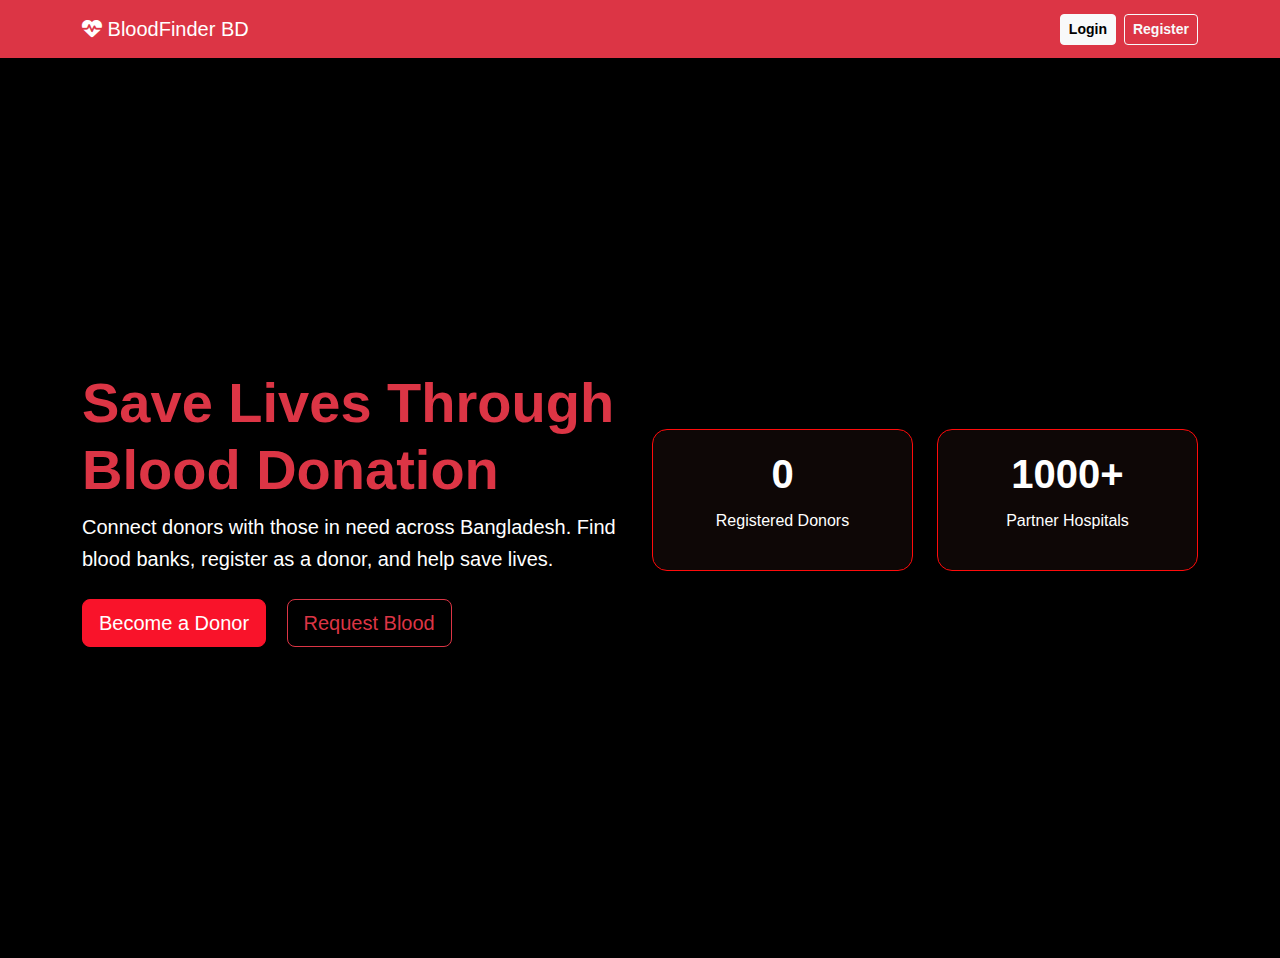
<file: 3rd Update ID 1102, 1266,1085/Blood Finder BD/index.html>
<!DOCTYPE html>
<html lang="en">


<head>
    <meta charset="UTF-8">
    <meta name="viewport" content="width=device-width, initial-scale=1.0">
    <title>BloodFinder- Bangladesh</title>
    <link rel="icon" href="Blood-bloody-blame-red-blood-leg-font_299901_wh1200.png" type="icons/image/png">





    <link href="https://cdnjs.cloudflare.com/ajax/libs/bootstrap/5.3.0/css/bootstrap.min.css" rel="stylesheet">
    <link href="https://cdnjs.cloudflare.com/ajax/libs/font-awesome/6.4.0/css/all.min.css" rel="stylesheet">
    <link href="css/style.css" rel="stylesheet">
</head>


<nav class="navbar navbar-expand-lg navbar-dark bg-danger">
    <div class="container">
        <a class="navbar-brand" href="#">
            <i class="fas fa-heartbeat"></i> BloodFinder BD
        </a>

        <div class="ms-auto d-flex gap-2">
            <a class="btn btn-light btn-sm fw-bold" href="pages/login.html">
                Login
            </a>
            <a class="btn btn-outline-light btn-sm fw-bold" href="pages/register.html">
                Register
            </a>
        </div>
    </div>
</nav>















<section class="hero-section">
    <div class="container">
        <div class="row align-items-center">
            <div class="col-lg-6">
                <h1 class="display-4 fw-bold text-danger">Save Lives Through Blood Donation</h1>
                <p class="lead">Connect donors with those in need across Bangladesh. Find blood banks, register as a donor, and help save lives.</p>
                <div class="mt-4">
                    <a href="pages/register.html" class="btn btn-danger btn-lg me-3">Become a Donor</a>
                    <a href="#" class="btn btn-outline-danger btn-lg" id="requestBloodBtn">Request Blood</a>
                </div>
            </div>
            <div class="col-lg-6">
                <div class="blood-stats">
                    <div class="row">
                        <div class="col-6 mb-3">
                            <div class="stat-card">
                                <h3 id="donorCount">0</h3>
                                <p>Registered Donors</p>
                            </div>
                        </div>
                        <div class="col-6 mb-3">
                            <div class="stat-card">
                                <h3 id="hospitalCount">1000+</h3>
                                <p>Partner Hospitals</p>
                            </div>
                        </div>
                    </div>
                </div>
            </div>
        </div>
    </div>
</section>

<script src="https://cdnjs.cloudflare.com/ajax/libs/bootstrap/5.3.0/js/bootstrap.bundle.min.js"></script>
<script src="js/main.js"></script>
</body>

</html>
</file>
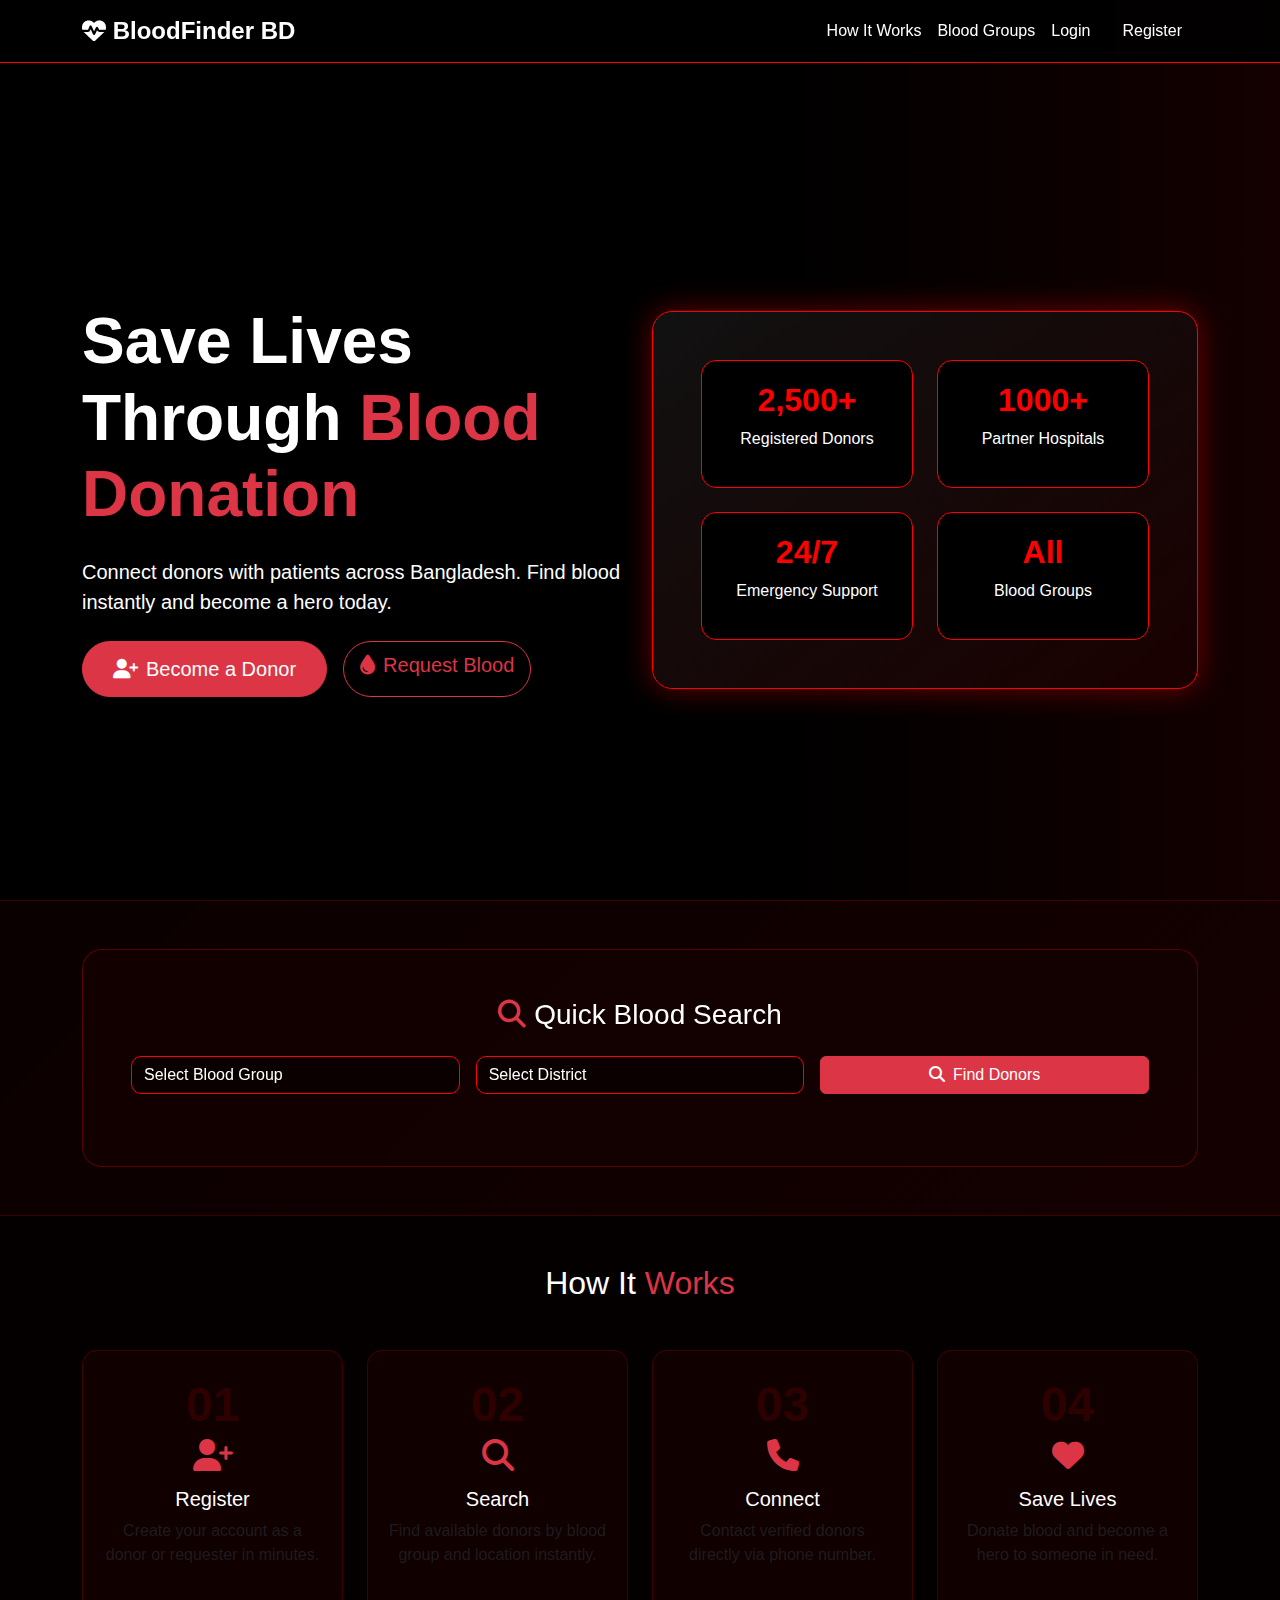
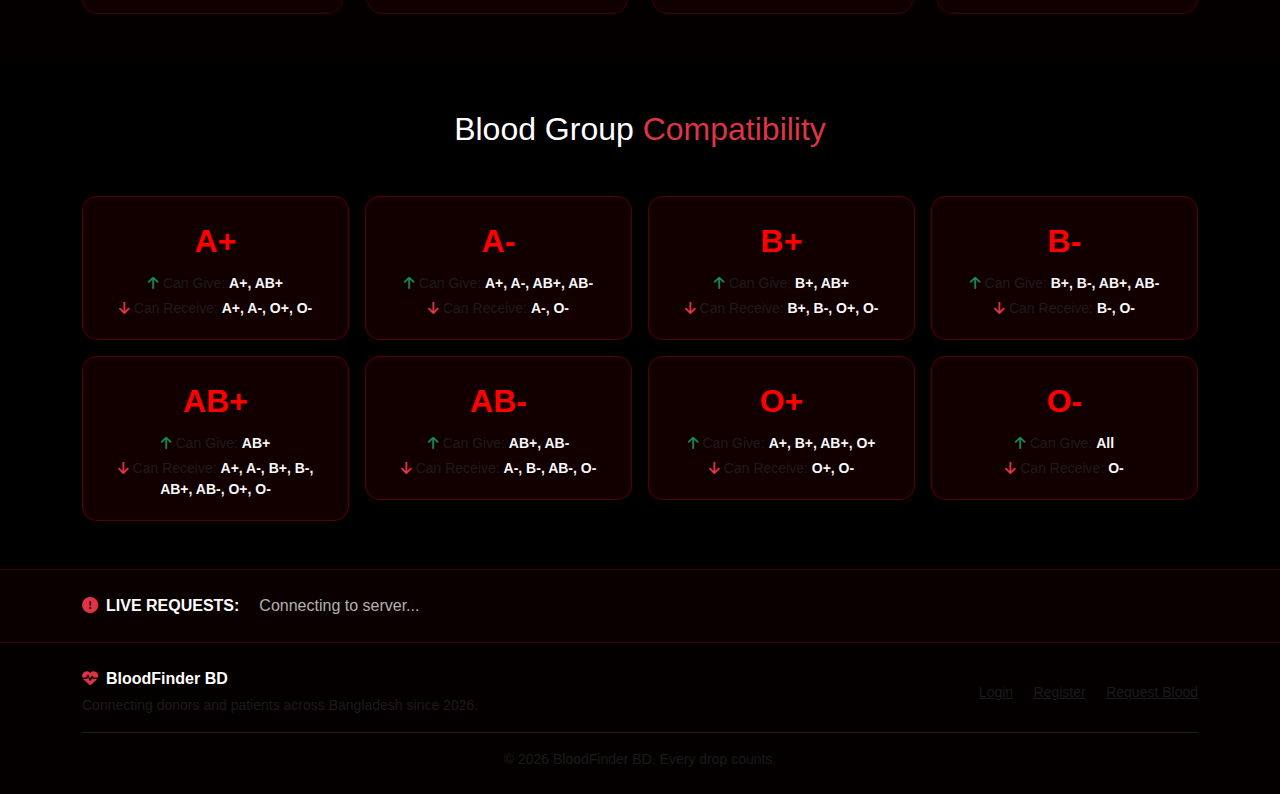
<file: Final Update (ID : 1102, 1266, 1085)/bloodfinder/index.html>
<!DOCTYPE html>
<html lang="en">

<head>
    <meta charset="UTF-8">
    <meta name="viewport" content="width=device-width, initial-scale=1.0">
    <title>BloodFinder BD - Save Lives Through Blood Donation</title>
    <link rel="icon" type="image/png" href="assets/images/favicon.png">
    <link href="https://cdnjs.cloudflare.com/ajax/libs/bootstrap/5.3.0/css/bootstrap.min.css" rel="stylesheet">
    <link href="https://cdnjs.cloudflare.com/ajax/libs/font-awesome/6.4.0/css/all.min.css" rel="stylesheet">
    <link href="css/style.css" rel="stylesheet">
</head>

<body>

    <!-- Navbar -->
    <nav class="navbar navbar-expand-lg navbar-dark fixed-top custom-navbar">
        <div class="container">
            <a class="navbar-brand fw-bold" href="#">
                <i class="fas fa-heartbeat pulse-icon"></i> BloodFinder BD
            </a>
            <button class="navbar-toggler" type="button" data-bs-toggle="collapse" data-bs-target="#navbarNav">
                <span class="navbar-toggler-icon"></span>
            </button>
            <div class="collapse navbar-collapse" id="navbarNav">
                <div class="navbar-nav ms-auto align-items-center">
                    <a class="nav-link" href="#how-it-works">How It Works</a>
                    <a class="nav-link" href="#blood-groups">Blood Groups</a>
                    <a class="nav-link" href="pages/login.html">Login</a>
                    <a class="nav-link btn btn-danger btn-sm px-3 ms-2 text-white" href="pages/register.html">Register</a>
                </div>
            </div>
        </div>
    </nav>

    <!-- Hero Section -->
    <section class="hero-section d-flex align-items-center">
        <div class="container">
            <div class="row align-items-center">
                <div class="col-lg-6 text-white fade-in-left">
                    <span class="badge bg-danger mb-3 px-3 py-2" id="emergencyBadge" style="display:none!important;">
                        <i class="fas fa-exclamation-triangle me-1"></i> <span id="emergencyCount">0</span> Emergency Requests Active
                    </span>
                    <h1 class="display-3 fw-bold mb-4">
                        Save Lives Through <span class="text-danger">Blood Donation</span>
                    </h1>
                    <p class="lead mb-4">
                        Connect donors with patients across Bangladesh. Find blood instantly and become a hero today.
                    </p>
                    <div class="d-flex flex-wrap gap-3">
                        <a href="pages/register.html" class="btn btn-danger btn-lg custom-btn">
                            <i class="fas fa-user-plus me-2"></i>Become a Donor
                        </a>
                        <a href="pages/request-blood.html" class="btn btn-outline-danger btn-lg custom-btn-outline">
                            <i class="fas fa-tint me-2"></i>Request Blood
                        </a>
                    </div>
                </div>

                <div class="col-lg-6 fade-in-right mt-5 mt-lg-0">
                    <div class="stats-box p-5">
                        <div class="row text-center">
                            <div class="col-6 mb-4">
                                <div class="stat-card">
                                    <h2 id="donorCount">0</h2>
                                    <p>Registered Donors</p>
                                </div>
                            </div>
                            <div class="col-6 mb-4">
                                <div class="stat-card">
                                    <h2 id="hospitalCount">1000+</h2>
                                    <p>Partner Hospitals</p>
                                </div>
                            </div>
                            <div class="col-6">
                                <div class="stat-card">
                                    <h2>24/7</h2>
                                    <p>Emergency Support</p>
                                </div>
                            </div>
                            <div class="col-6">
                                <div class="stat-card">
                                    <h2>All</h2>
                                    <p>Blood Groups</p>
                                </div>
                            </div>
                        </div>
                    </div>
                </div>
            </div>
        </div>
    </section>

    <!-- Quick Search Section -->
    <section class="quick-search-section py-5">
        <div class="container">
            <div class="quick-search-box p-4 p-lg-5">
                <h3 class="text-white text-center mb-4"><i class="fas fa-search text-danger me-2"></i>Quick Blood Search</h3>
                <div class="row g-3">
                    <div class="col-md-4">
                        <select class="form-select custom-input" id="searchBlood">
                            <option value="">Select Blood Group</option>
                            <option>A+</option><option>A-</option>
                            <option>B+</option><option>B-</option>
                            <option>AB+</option><option>AB-</option>
                            <option>O+</option><option>O-</option>
                        </select>
                    </div>
                    <div class="col-md-4">
                        <select class="form-select custom-input" id="searchDistrict">
                            <option value="">Select District</option>
                            <option>Dhaka</option><option>Chittagong</option>
                            <option>Sylhet</option><option>Rajshahi</option>
                            <option>Khulna</option><option>Barisal</option>
                            <option>Rangpur</option><option>Mymensingh</option>
                        </select>
                    </div>
                    <div class="col-md-4">
                        <button class="btn btn-danger w-100" onclick="quickSearch()">
                            <i class="fas fa-search me-2"></i>Find Donors
                        </button>
                    </div>
                </div>
                <div id="quickSearchResults" class="mt-4"></div>
            </div>
        </div>
    </section>

    <!-- How It Works -->
    <section class="how-it-works py-5" id="how-it-works">
        <div class="container">
            <h2 class="text-white text-center mb-5">How It <span class="text-danger">Works</span></h2>
            <div class="row g-4">
                <div class="col-md-3">
                    <div class="step-card text-center">
                        <div class="step-number">01</div>
                        <i class="fas fa-user-plus fa-2x text-danger mb-3"></i>
                        <h5 class="text-white">Register</h5>
                        <p class="text-muted">Create your account as a donor or requester in minutes.</p>
                    </div>
                </div>
                <div class="col-md-3">
                    <div class="step-card text-center">
                        <div class="step-number">02</div>
                        <i class="fas fa-search fa-2x text-danger mb-3"></i>
                        <h5 class="text-white">Search</h5>
                        <p class="text-muted">Find available donors by blood group and location instantly.</p>
                    </div>
                </div>
                <div class="col-md-3">
                    <div class="step-card text-center">
                        <div class="step-number">03</div>
                        <i class="fas fa-phone fa-2x text-danger mb-3"></i>
                        <h5 class="text-white">Connect</h5>
                        <p class="text-muted">Contact verified donors directly via phone number.</p>
                    </div>
                </div>
                <div class="col-md-3">
                    <div class="step-card text-center">
                        <div class="step-number">04</div>
                        <i class="fas fa-heart fa-2x text-danger mb-3"></i>
                        <h5 class="text-white">Save Lives</h5>
                        <p class="text-muted">Donate blood and become a hero to someone in need.</p>
                    </div>
                </div>
            </div>
        </div>
    </section>

    <!-- Blood Groups Section -->
    <section class="blood-groups-section py-5" id="blood-groups">
        <div class="container">
            <h2 class="text-white text-center mb-5">Blood Group <span class="text-danger">Compatibility</span></h2>
            <div class="row g-3" id="bloodGroupCards">
                <!-- Populated by JS -->
            </div>
        </div>
    </section>

    <!-- Active Requests Ticker -->
    <section class="requests-ticker py-4">
        <div class="container">
            <div class="ticker-wrapper">
                <span class="ticker-label"><i class="fas fa-exclamation-circle text-danger me-2"></i>LIVE REQUESTS:</span>
                <div class="ticker-content" id="requestsTicker">Loading...</div>
            </div>
        </div>
    </section>

    <!-- Footer -->
    <footer class="footer py-4">
        <div class="container">
            <div class="row align-items-center">
                <div class="col-md-6">
                    <span class="text-white fw-bold"><i class="fas fa-heartbeat text-danger me-2"></i>BloodFinder BD</span>
                    <p class="text-muted small mb-0 mt-1">Connecting donors and patients across Bangladesh since 2026.</p>
                </div>
                <div class="col-md-6 text-md-end mt-3 mt-md-0">
                    <a href="pages/login.html" class="text-muted me-3 small">Login</a>
                    <a href="pages/register.html" class="text-muted me-3 small">Register</a>
                    <a href="pages/request-blood.html" class="text-muted small">Request Blood</a>
                </div>
            </div>
            <hr class="border-secondary mt-3">
            <p class="text-muted text-center small mb-0">© 2026 BloodFinder BD. Every drop counts.</p>
        </div>
    </footer>

    <script src="https://cdnjs.cloudflare.com/ajax/libs/bootstrap/5.3.0/js/bootstrap.bundle.min.js"></script>
    <script src="js/main.js"></script>
</body>

</html>
</file>
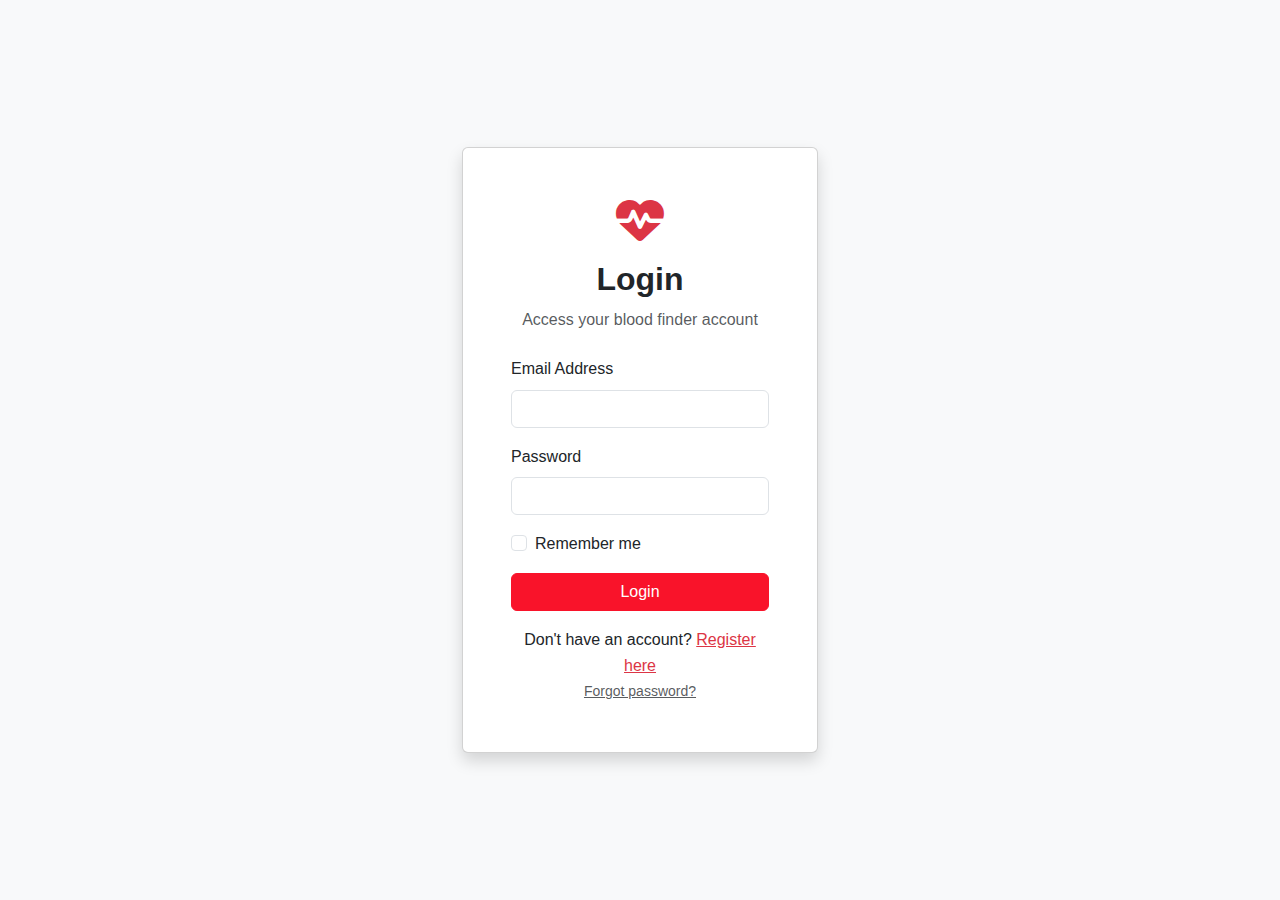
<file: 3rd Update ID 1102, 1266,1085/Blood Finder BD/pages/login.html>
<!DOCTYPE html>
<html lang="en">

<head>
    <meta charset="UTF-8">
    <meta name="viewport" content="width=device-width, initial-scale=1.0">
    <title>Login - Blood Donation System</title>
    <link href="https://cdnjs.cloudflare.com/ajax/libs/bootstrap/5.3.0/css/bootstrap.min.css" rel="stylesheet">
    <link href="https://cdnjs.cloudflare.com/ajax/libs/font-awesome/6.4.0/css/all.min.css" rel="stylesheet">
    <link href="../css/style.css" rel="stylesheet">
</head>

<body class="bg-light">
    <div class="container">
        <div class="row justify-content-center align-items-center min-vh-100">
            <div class="col-md-6 col-lg-4">
                <div class="card shadow">
                    <div class="card-body p-5">
                        <div class="text-center mb-4">
                            <i class="fas fa-heartbeat text-danger fa-3x mb-3"></i>
                            <h2 class="fw-bold">Login</h2>
                            <p class="text-muted">Access your blood finder account</p>
                        </div>


                        <form id="loginForm">
                            <div class="mb-3">
                                <label for="email" class="form-label">Email Address</label>
                                <input type="email" class="form-control" id="email" required>
                            </div>

                            <div class="mb-3">
                                <label for="password" class="form-label">Password</label>
                                <input type="password" class="form-control" id="password" required>
                            </div>

                            <div class="mb-3 form-check">
                                <input type="checkbox" class="form-check-input" id="rememberMe">
                                <label class="form-check-label" for="rememberMe">Remember me</label>
                            </div>

                            <button type="submit" class="btn btn-danger w-100 mb-3">Login</button>
                        </form>

                        <div class="text-center">
                            <p class="mb-0">Don't have an account? <a href="register.html" class="text-danger">Register here</a></p>
                            <a href="#" class="text-muted small">Forgot password?</a>
                        </div>
                    </div>
                </div>
            </div>
        </div>
    </div>

    <script src="https://cdnjs.cloudflare.com/ajax/libs/bootstrap/5.3.0/js/bootstrap.bundle.min.js"></script>
    <script src="../data/hospitals.js"></script>
    <script src="../js/main.js"></script>
    <script src="../js/auth.js"></script>
</body>

</html>
</file>
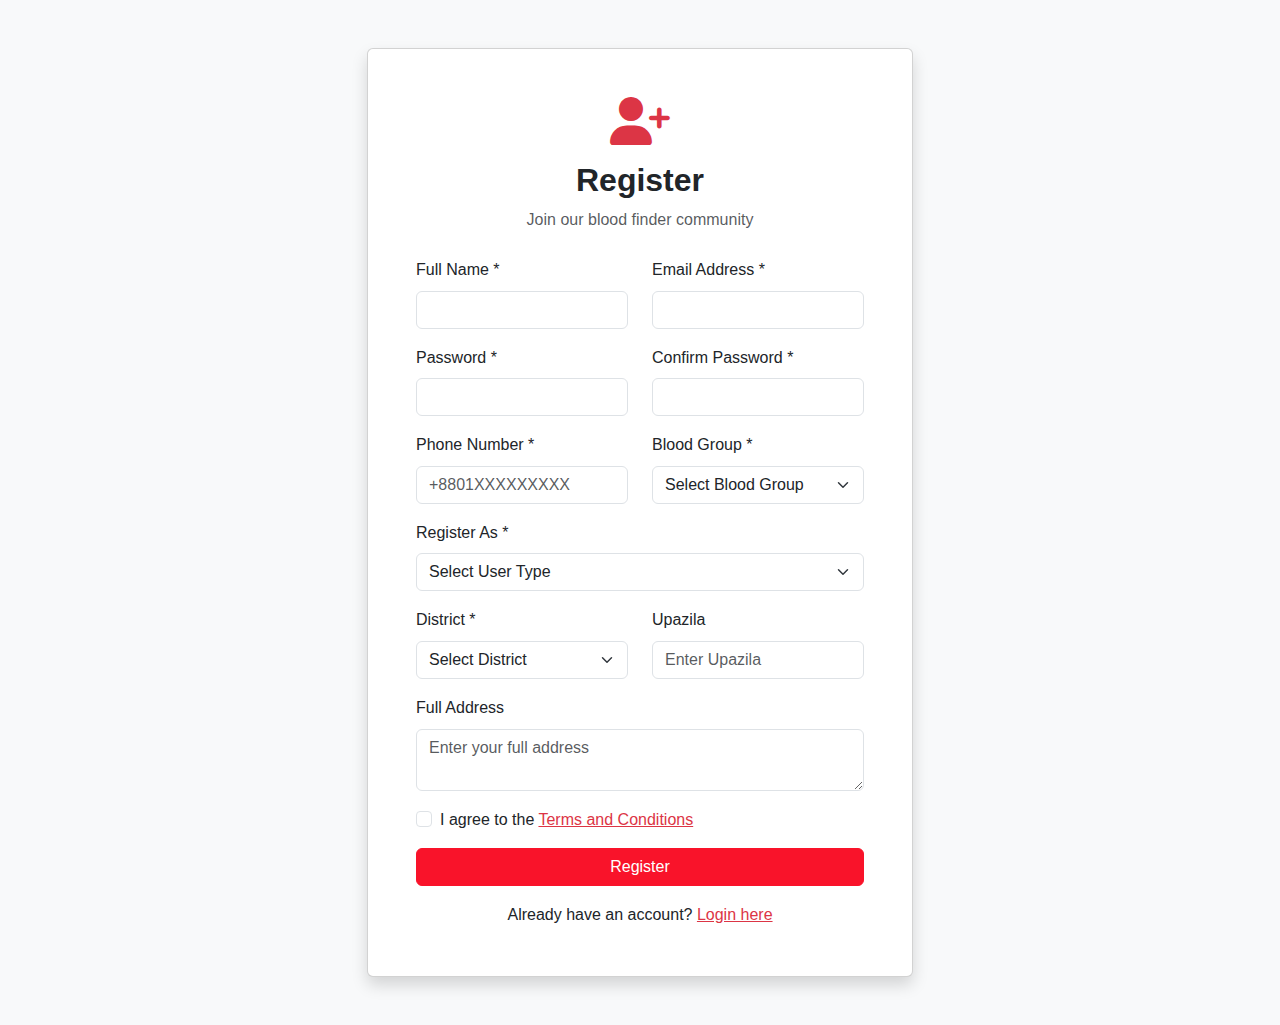
<file: 3rd Update ID 1102, 1266,1085/Blood Finder BD/pages/register.html>
<!DOCTYPE html>
<html lang="en">

<head>
    <meta charset="UTF-8">
    <meta name="viewport" content="width=device-width, initial-scale=1.0">
    <title>Register - Blood Donation System</title>
    <link href="https://cdnjs.cloudflare.com/ajax/libs/bootstrap/5.3.0/css/bootstrap.min.css" rel="stylesheet">
    <link href="https://cdnjs.cloudflare.com/ajax/libs/font-awesome/6.4.0/css/all.min.css" rel="stylesheet">
    <link href="../css/style.css" rel="stylesheet">
</head>

<body class="bg-light">
    <div class="container py-5">
        <div class="row justify-content-center">
            <div class="col-md-8 col-lg-6">
                <div class="card shadow">
                    <div class="card-body p-5">
                        <div class="text-center mb-4">
                            <i class="fas fa-user-plus text-danger fa-3x mb-3"></i>
                            <h2 class="fw-bold">Register</h2>
                            <p class="text-muted">Join our blood finder community</p>
                        </div>


                        <form id="registerForm">
                            <div class="row">
                                <div class="col-md-6 mb-3">
                                    <label for="name" class="form-label">Full Name *</label>
                                    <input type="text" class="form-control" id="name" required>
                                </div>
                                <div class="col-md-6 mb-3">
                                    <label for="email" class="form-label">Email Address *</label>
                                    <input type="email" class="form-control" id="email" required>
                                </div>
                            </div>

                            <div class="row">
                                <div class="col-md-6 mb-3">
                                    <label for="password" class="form-label">Password *</label>
                                    <input type="password" class="form-control" id="password" required>
                                </div>
                                <div class="col-md-6 mb-3">
                                    <label for="confirmPassword" class="form-label">Confirm Password *</label>
                                    <input type="password" class="form-control" id="confirmPassword" required>
                                </div>
                            </div>

                            <div class="row">
                                <div class="col-md-6 mb-3">
                                    <label for="phone" class="form-label">Phone Number *</label>
                                    <input type="tel" class="form-control" id="phone" placeholder="+8801XXXXXXXXX" required>
                                </div>
                                <div class="col-md-6 mb-3">
                                    <label for="bloodGroup" class="form-label">Blood Group *</label>
                                    <select class="form-select" id="bloodGroup" required>
                                        <option value="">Select Blood Group</option>
                                        <option value="A+">A+ (A Positive)</option>
                                        <option value="A-">A- (A Negative)</option>
                                        <option value="B+">B+ (B Positive)</option>
                                        <option value="B-">B- (B Negative)</option>
                                        <option value="AB+">AB+ (AB Positive)</option>
                                        <option value="AB-">AB- (AB Negative)</option>
                                        <option value="O+">O+ (O Positive)</option>
                                        <option value="O-">O- (O Negative)</option>
                                    </select>
                                </div>
                            </div>

                            <div class="mb-3">
                                <label for="userType" class="form-label">Register As *</label>
                                <select class="form-select" id="userType" required>
                                    <option value="">Select User Type</option>
                                    <option value="donor">Blood Donor</option>
                                    <option value="requester">Blood Requester</option>
                                    <option value="hospital">Hospital Representative</option>
                                </select>
                            </div>

                            <div class="row">
                                <div class="col-md-6 mb-3">
                                    <label for="district" class="form-label">District *</label>
                                    <select class="form-select" id="district" required>
                                        <option value="">Select District</option>
                                        <option value="Dhaka">Dhaka</option>
                                        <option value="Chittagong">Chittagong</option>
                                        <option value="Sylhet">Sylhet</option>
                                        <option value="Rajshahi">Rajshahi</option>
                                        <option value="Khulna">Khulna</option>
                                        <option value="Barisal">Barisal</option>
                                        <option value="Rangpur">Rangpur</option>
                                        <option value="Mymensingh">Mymensingh</option>
                                        <option value="Gazipur">Gazipur</option>
                                        <option value="Narayanganj">Narayanganj</option>
                                        <option value="Comilla">Comilla</option>
                                        <option value="Feni">Feni</option>
                                    </select>
                                </div>
                                <div class="col-md-6 mb-3">
                                    <label for="upazila" class="form-label">Upazila</label>
                                    <input type="text" class="form-control" id="upazila" placeholder="Enter Upazila">
                                </div>
                            </div>

                            <div class="mb-3">
                                <label for="address" class="form-label">Full Address</label>
                                <textarea class="form-control" id="address" rows="2" placeholder="Enter your full address"></textarea>
                            </div>

                            <div id="donorFields" style="display: none;">
                                <h5 class="text-danger mb-3">Donor Information</h5>
                                <div class="row">
                                    <div class="col-md-6 mb-3">
                                        <label for="weight" class="form-label">Weight (kg)</label>
                                        <input type="number" class="form-control" id="weight" min="50" placeholder="Minimum 50kg">
                                    </div>
                                    <div class="col-md-6 mb-3">
                                        <label for="lastDonation" class="form-label">Last Donation Date</label>
                                        <input type="date" class="form-control" id="lastDonation">
                                    </div>
                                </div>
                            </div>

                            <div class="mb-3 form-check">
                                <input type="checkbox" class="form-check-input" id="agreeTerms" required>
                                <label class="form-check-label" for="agreeTerms">
                                    I agree to the <a href="#" class="text-danger">Terms and Conditions</a>
                                </label>
                            </div>

                            <button type="submit" class="btn btn-danger w-100 mb-3">Register</button>
                        </form>

                        <div class="text-center">
                            <p class="mb-0">Already have an account? <a href="login.html" class="text-danger">Login
                                    here</a></p>
                        </div>
                    </div>
                </div>
            </div>
        </div>
    </div>

    <script src="https://cdnjs.cloudflare.com/ajax/libs/bootstrap/5.3.0/js/bootstrap.bundle.min.js"></script>
    <script src="../data/hospitals.js"></script>
    <script src="../js/main.js"></script>
    <script src="../js/auth.js"></script>
    <script>
        // Show/hide donor fields based on user type
        document.getElementById('userType').addEventListener('change', function() {
            const donorFields = document.getElementById('donorFields');
            if (this.value === 'donor') {
                donorFields.style.display = 'block';
            } else {
                donorFields.style.display = 'none';
            }
        });

        document.getElementById('registerForm').addEventListener('submit', function(e) {
            e.preventDefault();
            handleAuthSuccess();
        });
    </script>
</body>

</html>
</file>
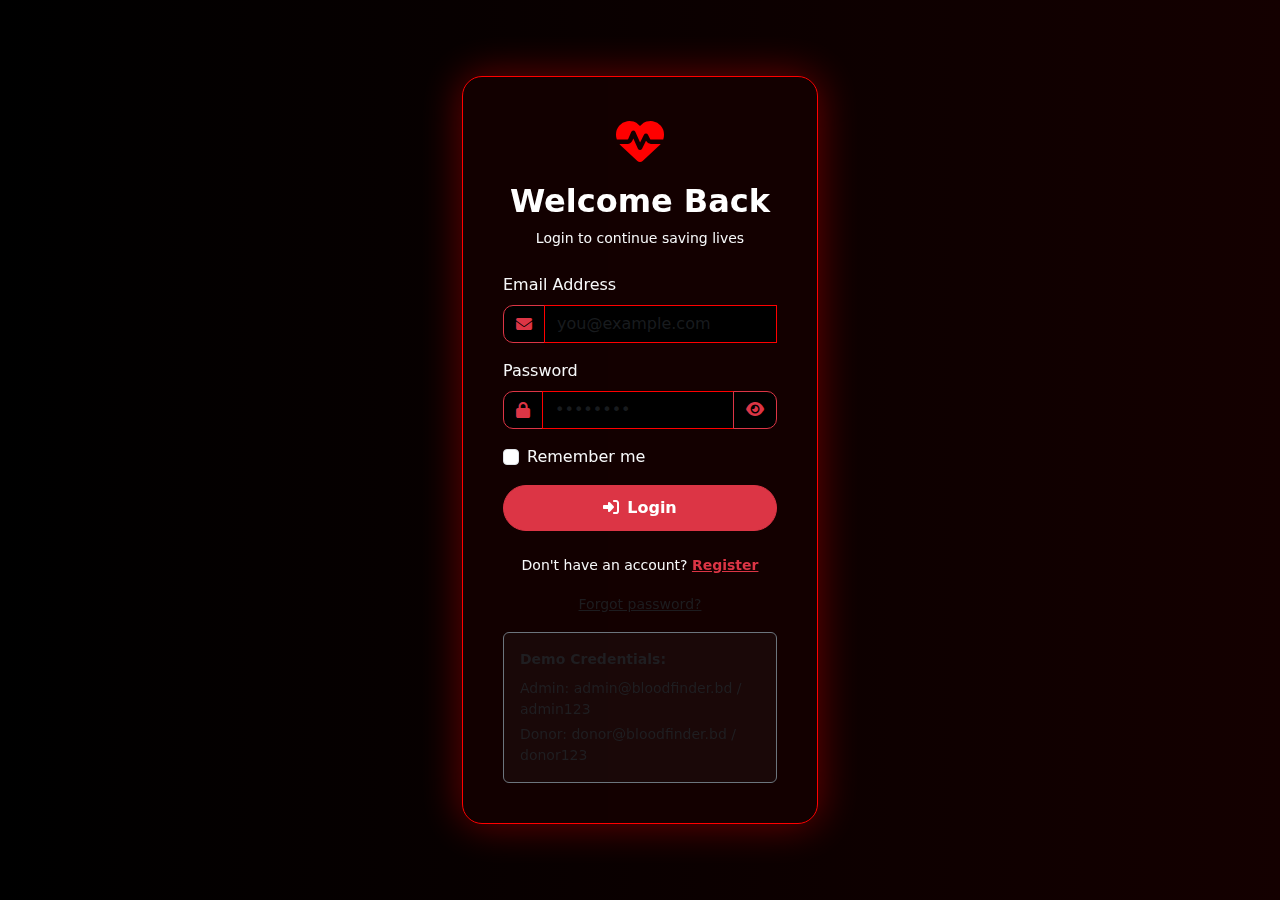
<file: Final Update (ID : 1102, 1266, 1085)/bloodfinder/pages/login.html>
<!DOCTYPE html>
<html lang="en">

<head>
    <meta charset="UTF-8">
    <meta name="viewport" content="width=device-width, initial-scale=1.0">
    <title>Login - BloodFinder BD</title>
    <link href="https://cdnjs.cloudflare.com/ajax/libs/bootstrap/5.3.0/css/bootstrap.min.css" rel="stylesheet">
    <link href="https://cdnjs.cloudflare.com/ajax/libs/font-awesome/6.4.0/css/all.min.css" rel="stylesheet">
    <link href="../css/style-login.css" rel="stylesheet">
</head>

<body class="login-body">

    <div class="container">
        <div class="row justify-content-center align-items-center min-vh-100">
            <div class="col-md-6 col-lg-4">

                <div class="login-card">

                    <div class="text-center mb-4">
                        <a href="../index.html" class="text-decoration-none">
                            <i class="fas fa-heartbeat login-icon"></i>
                        </a>
                        <h2 class="fw-bold text-white mt-3">Welcome Back</h2>
                        <p class="text-light small">Login to continue saving lives</p>
                    </div>


                    <!-- Alert Box -->

                    <div id="alertBox" class="alert d-none mb-3" role="alert"></div>

                    <form id="loginForm">
                        <div class="mb-3">
                            <label class="form-label text-light">Email Address</label>
                            <div class="input-group">
                                <span class="input-group-text bg-black border-danger text-danger"><i class="fas fa-envelope"></i></span>
                                <input type="email" class="form-control custom-input" id="email" placeholder="you@example.com" required>
                            </div>
                        </div>

                        <div class="mb-3">
                            <label class="form-label text-light">Password</label>
                            <div class="input-group">
                                <span class="input-group-text bg-black border-danger text-danger"><i class="fas fa-lock"></i></span>
                                <input type="password" class="form-control custom-input" id="password" placeholder="••••••••" required>
                                <button class="btn bg-black border-danger text-danger" type="button" id="togglePass">
                                    <i class="fas fa-eye"></i>
                                </button>
                            </div>
                        </div>

                        <div class="mb-3 form-check">
                            <input type="checkbox" class="form-check-input" id="rememberMe">
                            <label class="form-check-label text-light" for="rememberMe">Remember me</label>
                        </div>

                        <button type="submit" class="btn btn-danger w-100 login-btn" id="loginBtn">
                            <span id="loginSpinner" class="spinner-border spinner-border-sm me-2 d-none"></span>
                            <i class="fas fa-sign-in-alt me-2"></i>Login
                        </button>
                    </form>

                    <div class="text-center mt-4">
                        <p class="text-light small">
                            Don't have an account?
                            <a href="register.html" class="text-danger fw-bold">Register</a>
                        </p>
                        <a href="#" class="text-muted small">Forgot password?</a>
                    </div>

                    <!-- Demo Credentials -->
                    <div class="demo-creds mt-3 p-3 rounded border border-secondary">
                        <p class="text-muted small mb-2 fw-bold">Demo Credentials:</p>
                        <p class="text-muted small mb-1">Admin: admin@bloodfinder.bd / admin123</p>
                        <p class="text-muted small mb-0">Donor: donor@bloodfinder.bd / donor123</p>
                    </div>

                </div>

            </div>
        </div>
    </div>

    <script src="https://cdnjs.cloudflare.com/ajax/libs/bootstrap/5.3.0/js/bootstrap.bundle.min.js"></script>
    <script>
        // Toggle password visibility
        document.getElementById('togglePass').addEventListener('click', function() {
            const p = document.getElementById('password');
            const icon = this.querySelector('i');
            p.type = p.type === 'password' ? 'text' : 'password';
            icon.classList.toggle('fa-eye');
            icon.classList.toggle('fa-eye-slash');
        });

        document.getElementById('loginForm').addEventListener('submit', async function(e) {
            e.preventDefault();
            const btn = document.getElementById('loginBtn');
            const spinner = document.getElementById('loginSpinner');
            const alert = document.getElementById('alertBox');

            btn.disabled = true;
            spinner.classList.remove('d-none');

            try {
                const res = await fetch('../api/auth.php?action=login', {
                    method: 'POST',
                    headers: {
                        'Content-Type': 'application/json'
                    },
                    body: JSON.stringify({
                        email: document.getElementById('email').value,
                        password: document.getElementById('password').value
                    })
                });
                const data = await res.json();
                if (data.success) {
                    localStorage.setItem('bf_user', JSON.stringify(data.data.user));
                    showAlert('success', 'Login successful! Redirecting...');
                    setTimeout(() => window.location.href = data.data.redirect, 800);
                } else {
                    showAlert('danger', data.message);
                    btn.disabled = false;
                    spinner.classList.add('d-none');
                }
            } catch (err) {
                showAlert('danger', 'Connection error. Make sure PHP server is running.');
                btn.disabled = false;
                spinner.classList.add('d-none');
            }
        });

        function showAlert(type, msg) {
            const a = document.getElementById('alertBox');
            a.className = `alert alert-${type}`;
            a.textContent = msg;
            a.classList.remove('d-none');
        }
    </script>
</body>

</html>
</file>
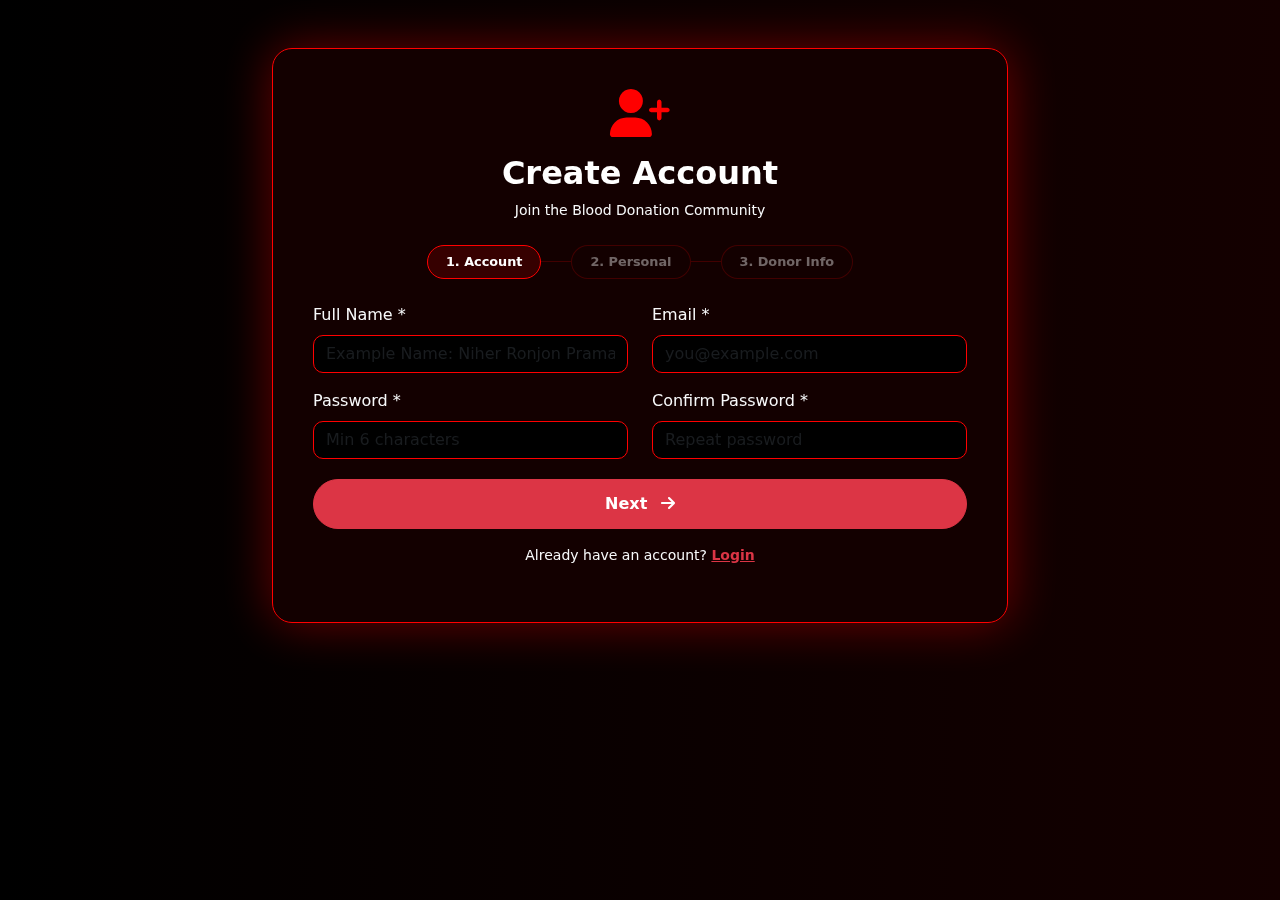
<file: Final Update (ID : 1102, 1266, 1085)/bloodfinder/pages/register.html>
<!DOCTYPE html>
<html lang="en">

<head>
    <meta charset="UTF-8">
    <meta name="viewport" content="width=device-width, initial-scale=1.0">
    <title>Register - BloodFinder BD</title>
    <link href="https://cdnjs.cloudflare.com/ajax/libs/bootstrap/5.3.0/css/bootstrap.min.css" rel="stylesheet">
    <link href="https://cdnjs.cloudflare.com/ajax/libs/font-awesome/6.4.0/css/all.min.css" rel="stylesheet">
    <link href="../css/style-register.css" rel="stylesheet">
</head>

<body class="register-body">

    <div class="container py-5">
        <div class="row justify-content-center">
            <div class="col-lg-8 col-md-10">

                <div class="register-card">

                    <div class="text-center mb-4">
                        <a href="../index.html"><i class="fas fa-user-plus register-icon"></i></a>
                        <h2 class="fw-bold text-white mt-3">Create Account</h2>
                        <p class="text-light small">Join the Blood Donation Community</p>
                    </div>

                    <!-- Progress Steps -->
                    <div class="register-steps mb-4">
                        <div class="step active" id="step1Indicator">1. Account</div>
                        <div class="step-divider"></div>
                        <div class="step" id="step2Indicator">2. Personal</div>
                        <div class="step-divider"></div>
                        <div class="step" id="step3Indicator">3. Donor Info</div>
                    </div>

                    <div id="alertBox" class="alert d-none mb-3" role="alert"></div>

                    <form id="registerForm">

                        <!-- STEP 1: Account Info -->
                        <div id="step1">
                            <div class="row">
                                <div class="col-md-6 mb-3">
                                    <label class="form-label text-light">Full Name *</label>
                                    <input type="text" class="form-control custom-input" id="name" placeholder="Example Name: Niher Ronjon Pramanik" required>
                                </div>
                                <div class="col-md-6 mb-3">
                                    <label class="form-label text-light">Email *</label>
                                    <input type="email" class="form-control custom-input" id="email" placeholder="you@example.com" required>
                                </div>
                            </div>
                            <div class="row">
                                <div class="col-md-6 mb-3">
                                    <label class="form-label text-light">Password *</label>
                                    <input type="password" class="form-control custom-input" id="password" placeholder="Min 6 characters" required>
                                    <div class="password-strength mt-1" id="passwordStrength"></div>
                                </div>
                                <div class="col-md-6 mb-3">
                                    <label class="form-label text-light">Confirm Password *</label>
                                    <input type="password" class="form-control custom-input" id="confirmPassword" placeholder="Repeat password" required>
                                </div>
                            </div>
                            <button type="button" class="btn btn-danger w-100 register-btn" onclick="nextStep(2)">
                                Next <i class="fas fa-arrow-right ms-2"></i>
                            </button>
                        </div>

                        <!-- STEP 2: Personal Info -->
                        <div id="step2" style="display:none;">
                            <div class="row">
                                <div class="col-md-6 mb-3">
                                    <label class="form-label text-light">Phone *</label>
                                    <input type="tel" class="form-control custom-input" id="phone" placeholder="01XXXXXXXXX" required>
                                </div>
                                <div class="col-md-6 mb-3">
                                    <label class="form-label text-light">Blood Group *</label>
                                    <select class="form-select custom-input" id="bloodGroup" required>
                                        <option value="">Select Blood Group</option>
                                        <option>A+</option><option>A-</option>
                                        <option>B+</option><option>B-</option>
                                        <option>AB+</option><option>AB-</option>
                                        <option>O+</option><option>O-</option>
                                    </select>
                                </div>
                            </div>
                            <div class="mb-3">
                                <label class="form-label text-light">Register As *</label>
                                <select class="form-select custom-input" id="userType" required>
                                    <option value="">Select Role</option>
                                    <option value="donor">Blood Donor</option>
                                    <option value="requester">Blood Requester</option>
                                    <option value="hospital">Hospital Representative</option>
                                </select>
                            </div>
                            <div class="row">
                                <div class="col-md-6 mb-3">
                                    <label class="form-label text-light">District *</label>
                                    <select class="form-select custom-input" id="district" required>
                                        <option value="">Select District</option>
                                        <option>Dhaka</option><option>Chittagong</option>
                                        <option>Sylhet</option><option>Rajshahi</option>
                                        <option>Khulna</option><option>Barisal</option>
                                        <option>Rangpur</option><option>Mymensingh</option>
                                    </select>
                                </div>
                                <div class="col-md-6 mb-3">
                                    <label class="form-label text-light">Upazila</label>
                                    <input type="text" class="form-control custom-input" id="upazila" placeholder="e.g. Mirpur">
                                </div>
                            </div>
                            <div class="mb-3">
                                <label class="form-label text-light">Address</label>
                                <textarea class="form-control custom-input" id="address" rows="2" placeholder="Full address..."></textarea>
                            </div>
                            <div class="d-flex gap-2">
                                <button type="button" class="btn btn-outline-danger w-50 register-btn" onclick="nextStep(1)">
                                    <i class="fas fa-arrow-left me-2"></i>Back
                                </button>
                                <button type="button" class="btn btn-danger w-50 register-btn" onclick="nextStep(3)">
                                    Next <i class="fas fa-arrow-right ms-2"></i>
                                </button>
                            </div>
                        </div>


                        <!-- STEP 3: Donor / Final -->

                        <div id="step3" style="display:none;">
                            <div id="donorFields">
                                <h5 class="text-danger mt-2 mb-3"><i class="fas fa-tint me-2"></i>Donor Information</h5>
                                <div class="row">
                                    <div class="col-md-6 mb-3">
                                        <label class="form-label text-light">Weight (kg)</label>
                                        <input type="number" class="form-control custom-input" id="weight" placeholder="e.g. 65" min="45">
                                    </div>
                                    <div class="col-md-6 mb-3">
                                        <label class="form-label text-light">Last Donation Date</label>
                                        <input type="date" class="form-control custom-input" id="lastDonation">
                                    </div>
                                </div>
                            </div>

                            <div class="mb-4 form-check">
                                <input type="checkbox" class="form-check-input border-danger" id="agreeTerms" required>
                                <label class="form-check-label text-light" for="agreeTerms">
                                    I agree to the <a href="#" class="text-danger">Terms & Conditions</a> and <a href="#" class="text-danger">Privacy Policy</a>
                                </label>
                            </div>

                            <div class="d-flex gap-2">
                                <button type="button" class="btn btn-outline-danger w-50 register-btn" onclick="nextStep(2)">
                                    <i class="fas fa-arrow-left me-2"></i>Back
                                </button>
                                <button type="submit" class="btn btn-danger w-50 register-btn" id="registerBtn">
                                    <span id="regSpinner" class="spinner-border spinner-border-sm me-2 d-none"></span>
                                    <i class="fas fa-check me-2"></i>Register
                                </button>
                            </div>
                        </div>

                    </form>

                    <div class="text-center mt-3">
                        <p class="text-light small">Already have an account? <a href="login.html" class="text-danger fw-bold">Login</a></p>
                    </div>

                </div>
            </div>
        </div>
    </div>

    <script src="https://cdnjs.cloudflare.com/ajax/libs/bootstrap/5.3.0/js/bootstrap.bundle.min.js"></script>
    <script>
        function nextStep(step) {
            // Validate step 1
            if (step === 2) {
                const name = document.getElementById('name').value.trim();
                const email = document.getElementById('email').value.trim();
                const pass = document.getElementById('password').value;
                const conf = document.getElementById('confirmPassword').value;
                if (!name || !email || !pass) return showAlert('warning', 'Please fill all required fields.');
                if (pass.length < 6) return showAlert('warning', 'Password must be at least 6 characters.');
                if (pass !== conf) return showAlert('danger', 'Passwords do not match.');
            }
            if (step === 3) {
                const phone = document.getElementById('phone').value.trim();
                const blood = document.getElementById('bloodGroup').value;
                const type = document.getElementById('userType').value;
                const dist = document.getElementById('district').value;
                if (!phone || !blood || !type || !dist) return showAlert('warning', 'Please fill all required fields.');
                // Show/hide donor fields based on type
                document.getElementById('donorFields').style.display = (type === 'donor') ? 'block' : 'none';
            }

            hideAlert();
            for (let i = 1; i <= 3; i++) {
                document.getElementById(`step${i}`).style.display = 'none';
                document.getElementById(`step${i}Indicator`).classList.remove('active');
            }
            document.getElementById(`step${step}`).style.display = 'block';
            document.getElementById(`step${step}Indicator`).classList.add('active');
        }

        // Password strength
        document.getElementById('password').addEventListener('input', function() {
            const v = this.value;
            const el = document.getElementById('passwordStrength');
            if (v.length === 0) {
                el.innerHTML = '';
                return;
            }
            let strength = 0;
            if (v.length >= 6) strength++;
            if (/[A-Z]/.test(v)) strength++;
            if (/[0-9]/.test(v)) strength++;
            if (/[^A-Za-z0-9]/.test(v)) strength++;
            const labels = ['', 'Weak', 'Fair', 'Good', 'Strong'];
            const colors = ['', '#ff4444', '#ff8800', '#ffcc00', '#00cc44'];
            el.innerHTML = `<small style="color:${colors[strength]}">Strength: ${labels[strength]}</small>`;
        });

        document.getElementById('registerForm').addEventListener('submit', async function(e) {
            e.preventDefault();
            const btn = document.getElementById('registerBtn');
            const spinner = document.getElementById('regSpinner');
            if (!document.getElementById('agreeTerms').checked) return showAlert('warning', 'Please agree to Terms & Conditions.');

            btn.disabled = true;
            spinner.classList.remove('d-none');

            const payload = {
                name: document.getElementById('name').value,
                email: document.getElementById('email').value,
                password: document.getElementById('password').value,
                confirmPassword: document.getElementById('confirmPassword').value,
                phone: document.getElementById('phone').value,
                bloodGroup: document.getElementById('bloodGroup').value,
                userType: document.getElementById('userType').value,
                district: document.getElementById('district').value,
                upazila: document.getElementById('upazila').value,
                address: document.getElementById('address').value,
                weight: document.getElementById('weight').value,
                lastDonation: document.getElementById('lastDonation').value
            };

            try {
                const res = await fetch('../api/auth.php?action=register', {
                    method: 'POST',
                    headers: {
                        'Content-Type': 'application/json'
                    },
                    body: JSON.stringify(payload)
                });
                const data = await res.json();
                if (data.success) {
                    showAlert('success', data.message);
                    setTimeout(() => window.location.href = 'login.html', 1500);
                } else {
                    showAlert('danger', data.message);
                    btn.disabled = false;
                    spinner.classList.add('d-none');
                }
            } catch (err) {
                showAlert('danger', 'Error: ' + err.message);
                btn.disabled = false;
                spinner.classList.add('d-none');
            }

        });

        function showAlert(type, msg) {
            const a = document.getElementById('alertBox');
            a.className = `alert alert-${type}`;
            a.textContent = msg;
            a.classList.remove('d-none');
            a.scrollIntoView({
                behavior: 'smooth',
                block: 'nearest'
            });
        }

        function hideAlert() {
            document.getElementById('alertBox').classList.add('d-none');
        }
    </script>
</body>

</html>
</file>
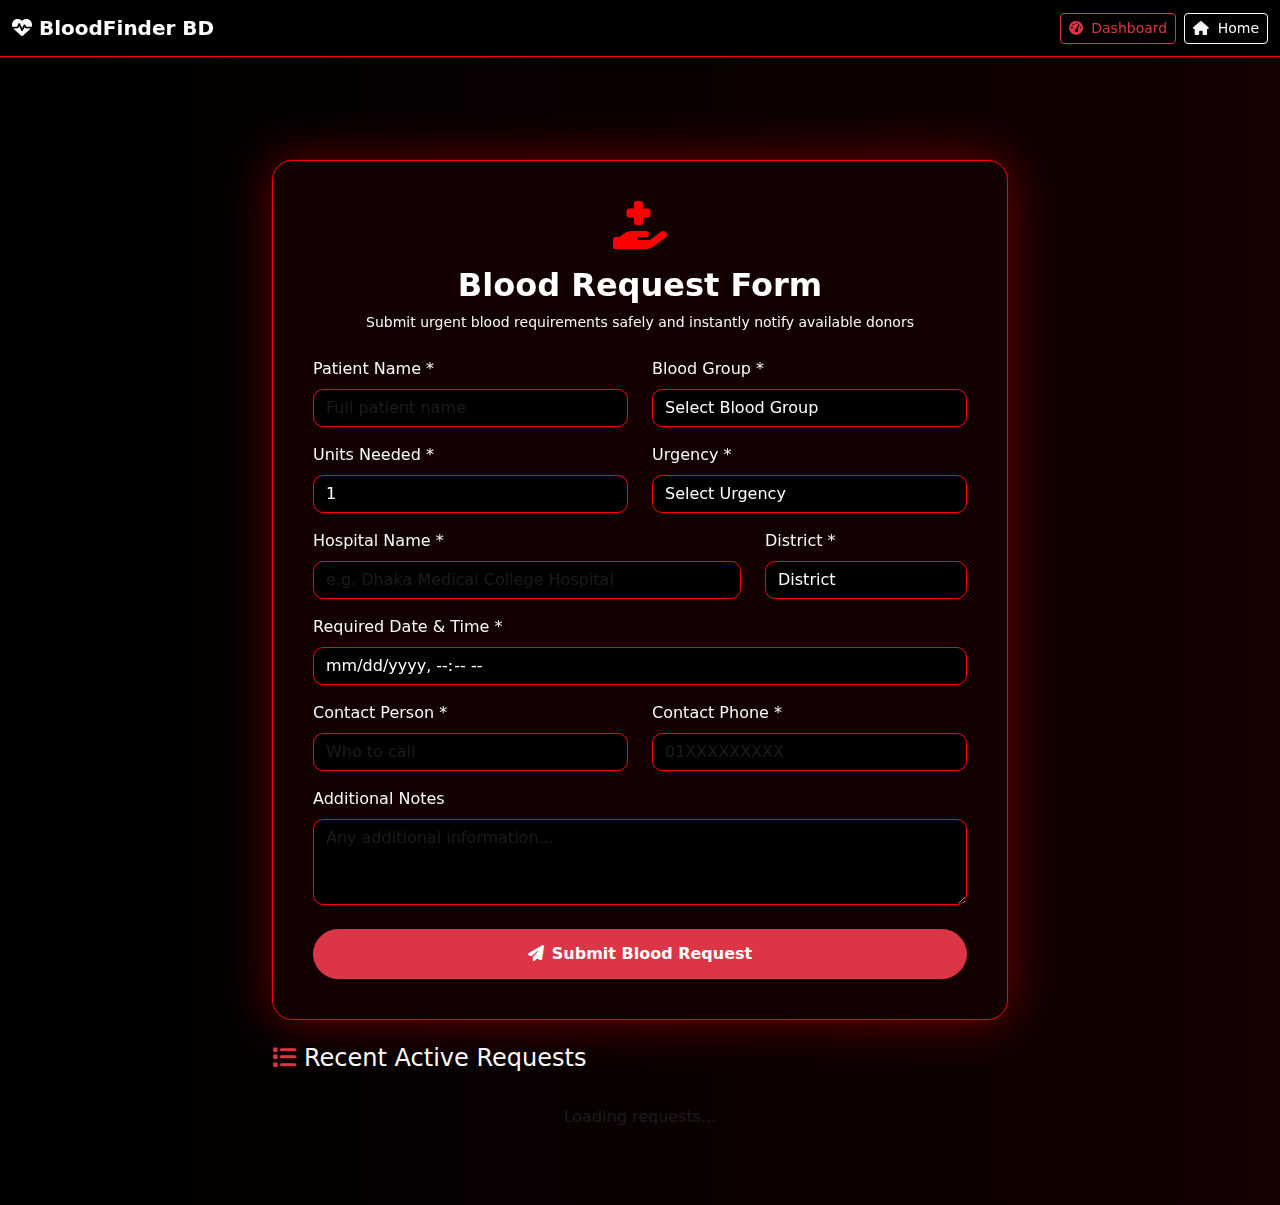
<file: Final Update (ID : 1102, 1266, 1085)/bloodfinder/pages/request-blood.html>
<!DOCTYPE html>
<html lang="en">

<head>
    <meta charset="UTF-8">
    <title>Request Blood - BloodFinder BD</title>
    <meta name="viewport" content="width=device-width, initial-scale=1">
    <link href="https://cdnjs.cloudflare.com/ajax/libs/bootstrap/5.3.0/css/bootstrap.min.css" rel="stylesheet">
    <link href="https://cdnjs.cloudflare.com/ajax/libs/font-awesome/6.4.0/css/all.min.css" rel="stylesheet">
    <link href="../css/style-request-blood.css" rel="stylesheet">
</head>

<body class="request-body">

    <!-- Navbar -->
    <nav class="navbar navbar-expand-lg navbar-dark custom-navbar fixed-top">
        <div class="container-fluid">
            <a class="navbar-brand fw-bold" href="../index.html">
                <i class="fas fa-heartbeat pulse-icon"></i> BloodFinder BD
            </a>
            <div class="ms-auto d-flex gap-2">
                <a href="donor-dashboard.html" class="btn btn-outline-danger btn-sm">
                    <i class="fas fa-tachometer-alt me-1"></i> Dashboard
                </a>
                <a href="../index.html" class="btn btn-outline-light btn-sm">
                    <i class="fas fa-home me-1"></i> Home
                </a>
            </div>
        </div>
    </nav>

    <div class="container request-container">
        <div class="row justify-content-center">
            <div class="col-lg-8 col-md-10">

                <div class="request-card">

                    <div class="text-center mb-4">
                        <i class="fas fa-hand-holding-medical request-icon"></i>
                        <h2 class="text-white fw-bold mt-3">Blood Request Form</h2>
                        <p class="text-light small">Submit urgent blood requirements safely and instantly notify available donors</p>
                    </div>

                    <div id="alertBox" class="alert d-none mb-3" role="alert"></div>

                    <form id="requestForm">

                        <!-- Patient Info -->
                        <div class="row">
                            <div class="col-md-6 mb-3">
                                <label class="form-label text-light">Patient Name *</label>
                                <input type="text" class="form-control custom-input" id="patientName" placeholder="Full patient name" required>
                            </div>
                            <div class="col-md-6 mb-3">
                                <label class="form-label text-light">Blood Group *</label>
                                <select class="form-select custom-input" id="bloodGroup" required>
                                    <option value="">Select Blood Group</option>
                                    <option>A+</option><option>A-</option>
                                    <option>B+</option><option>B-</option>
                                    <option>AB+</option><option>AB-</option>
                                    <option>O+</option><option>O-</option>
                                </select>
                            </div>
                        </div>

                        <!-- Units + Urgency -->
                        <div class="row">
                            <div class="col-md-6 mb-3">
                                <label class="form-label text-light">Units Needed *</label>
                                <input type="number" class="form-control custom-input" id="units" min="1" max="10" value="1" required>
                            </div>
                            <div class="col-md-6 mb-3">
                                <label class="form-label text-light">Urgency *</label>
                                <select class="form-select custom-input" id="urgency" required>
                                    <option value="">Select Urgency</option>
                                    <option value="Emergency">🔴 Emergency (Within 2 Hours)</option>
                                    <option value="Urgent">🟡 Urgent (Within 24 Hours)</option>
                                    <option value="Normal">🟢 Normal (Within 7 Days)</option>
                                </select>
                            </div>
                        </div>


                        <!-- Hospital + District -->

                        <div class="row">
                            <div class="col-md-8 mb-3">
                                <label class="form-label text-light">Hospital Name *</label>
                                <input type="text" class="form-control custom-input" id="hospital" placeholder="e.g. Dhaka Medical College Hospital" required>
                            </div>
                            <div class="col-md-4 mb-3">
                                <label class="form-label text-light">District *</label>
                                <select class="form-select custom-input" id="district" required>
                                    <option value="">District</option>
                                    <option>Dhaka</option><option>Chittagong</option>
                                    <option>Sylhet</option><option>Rajshahi</option>
                                    <option>Khulna</option><option>Barisal</option>
                                    <option>Rangpur</option><option>Mymensingh</option>
                                </select>
                            </div>
                        </div>


                        <!-- Required Date -->

                        <div class="mb-3">
                            <label class="form-label text-light">Required Date & Time *</label>
                            <input type="datetime-local" class="form-control custom-input" id="requiredDate" required>
                        </div>

                        <!-- Contact -->
                        <div class="row">
                            <div class="col-md-6 mb-3">
                                <label class="form-label text-light">Contact Person *</label>
                                <input type="text" class="form-control custom-input" id="contactPerson" placeholder="Who to call" required>
                            </div>
                            <div class="col-md-6 mb-3">
                                <label class="form-label text-light">Contact Phone *</label>
                                <input type="tel" class="form-control custom-input" id="contactPhone" placeholder="01XXXXXXXXX" required>
                            </div>
                        </div>

                        <div class="mb-4">
                            <label class="form-label text-light">Additional Notes</label>
                            <textarea class="form-control custom-input" id="notes" rows="3" placeholder="Any additional information..."></textarea>
                        </div>

                        <button type="submit" class="btn btn-danger w-100 request-btn" id="submitBtn">
                            <span id="reqSpinner" class="spinner-border spinner-border-sm me-2 d-none"></span>
                            <i class="fas fa-paper-plane me-2"></i>Submit Blood Request
                        </button>
                    </form>

                </div>

                <!-- Active Requests Section -->
                <div class="mt-4">
                    <h4 class="text-white mb-3"><i class="fas fa-list text-danger me-2"></i>Recent Active Requests</h4>
                    <div id="activeRequestsList">
                        <div class="text-muted text-center py-3">Loading requests...</div>
                    </div>
                </div>

            </div>
        </div>
    </div>

    <script src="https://cdnjs.cloudflare.com/ajax/libs/bootstrap/5.3.0/js/bootstrap.bundle.min.js"></script>
    <script>
        // Set min datetime to now
        document.getElementById('requiredDate').min = new Date().toISOString().slice(0, 16);

        document.getElementById('requestForm').addEventListener('submit', async function(e) {
            e.preventDefault();
            const btn = document.getElementById('submitBtn');
            const spinner = document.getElementById('reqSpinner');
            btn.disabled = true;
            spinner.classList.remove('d-none');

            const payload = {
                patientName: document.getElementById('patientName').value,
                bloodGroup: document.getElementById('bloodGroup').value,
                units: document.getElementById('units').value,
                urgency: document.getElementById('urgency').value,
                hospital: document.getElementById('hospital').value,
                district: document.getElementById('district').value,
                requiredDate: document.getElementById('requiredDate').value,
                contactPerson: document.getElementById('contactPerson').value,
                contactPhone: document.getElementById('contactPhone').value,
                notes: document.getElementById('notes').value
            };

            try {
                const res = await fetch('../api/requests.php?action=create', {
                    method: 'POST',
                    headers: {
                        'Content-Type': 'application/json'
                    },
                    body: JSON.stringify(payload)
                });
                const data = await res.json();
                if (data.success) {
                    showAlert('success', '✅ ' + data.message + ' Matching donors have been notified!');
                    document.getElementById('requestForm').reset();
                    loadActiveRequests();
                } else {
                    showAlert('danger', '❌ ' + data.message);
                }
            } catch (err) {
                showAlert('danger', 'Connection error. Ensure PHP server is running.');
            }
            btn.disabled = false;
            spinner.classList.add('d-none');
        });

        async function loadActiveRequests() {
            try {
                const res = await fetch('../api/requests.php?action=list&status=Active');
                const data = await res.json();
                if (!data.success) return;
                const el = document.getElementById('activeRequestsList');
                if (!data.data.requests.length) {
                    el.innerHTML = '<p class="text-muted text-center">No active requests.</p>';
                    return;
                }
                el.innerHTML = data.data.requests.slice(0, 5).map(r => `
                    <div class="request-item-card mb-3 p-3 rounded border border-danger bg-dark">
                        <div class="d-flex justify-content-between align-items-start">
                            <div>
                                <span class="badge bg-danger me-2">${r.blood_group}</span>
                                <span class="badge ${r.urgency==='Emergency'?'bg-danger':r.urgency==='Urgent'?'bg-warning text-dark':'bg-success'} me-2">${r.urgency}</span>
                                <strong class="text-white">${r.patient_name}</strong>
                            </div>
                            <small class="text-muted">${new Date(r.created_at).toLocaleDateString()}</small>
                        </div>
                        <p class="text-light small mb-1 mt-2"><i class="fas fa-hospital me-1"></i>${r.hospital_name}</p>
                        <p class="text-light small mb-0"><i class="fas fa-phone me-1"></i>${r.contact_phone} &nbsp;|&nbsp; ${r.units_needed} unit(s) needed</p>
                    </div>
                `).join('');
            } catch (e) {}
        }

        function showAlert(type, msg) {
            const a = document.getElementById('alertBox');
            a.className = `alert alert-${type}`;
            a.innerHTML = msg;
            a.classList.remove('d-none');
            a.scrollIntoView({
                behavior: 'smooth',
                block: 'nearest'
            });
        }

        loadActiveRequests();
    </script>
</body>

</html>
</file>
<file: 3rd Update ID 1102, 1266,1085/Blood Finder BD/css/style.css>
:root {
    --primary-color: #dc3545;
    --secondary-color: #ffffff;
    --success-color: #198754;
    --warning-color: #ffc107;
    --danger-color: #f9132a;
    --light-color: #f7fbff;
    --dark-color: #212529;
}

* {
    margin: 0;
    padding: 0;
    box-sizing: border-box;
}

body {
    font-family: 'Segoe UI', Tahoma, Geneva, Verdana, sans-serif;
    line-height: 1.6;
    color: var(--dark-color);
}


/* 🔥 Full black hero section */

.hero-section {
    background: #000000;
    color: rgb(255, 255, 255);
    padding: 100px 0;
    min-height: 100vh;
    display: flex;
    align-items: center;
}

.stat-card {
    background: rgb(14, 7, 6);
    backdrop-filter: blur(10px);
    border-radius: 15px;
    padding: 20px;
    text-align: center;
    border: 1px solid rgb(255, 11, 11);
}

.stat-card h3 {
    font-size: 2.5rem;
    font-weight: bold;
    margin-bottom: 10px;
}

.blood-group-badge {
    display: inline-block;
    background: var(--danger-color);
    color: rgb(255, 255, 255);
    padding: 5px 15px;
    border-radius: 20px;
    font-weight: bold;
    margin: 5px;
}

.donor-card {
    background: rgb(0, 0, 0);
    border-radius: 10px;
    padding: 20px;
    box-shadow: 0 4px 6px rgb(255, 255, 255);
    margin-bottom: 20px;
    transition: transform 0.3s ease;
}

.donor-card:hover {
    transform: translateY(-5px);
}

.hospital-card {
    background: white;
    border-radius: 10px;
    padding: 25px;
    box-shadow: 0 4px 15px rgb(255, 254, 254);
    margin-bottom: 20px;
    border-left: 4px solid var(--danger-color);
}

.search-section {
    background: var(--light-color);
    padding: 60px 0;
}

.dashboard-sidebar {
    background: var(--dark-color);
    min-height: 100vh;
    padding: 20px 0;
}

.sidebar-nav .nav-link {
    color: #000000;
    padding: 12px 20px;
    border-radius: 0;
    transition: all 0.3s ease;
}

.sidebar-nav .nav-link:hover,
.sidebar-nav .nav-link.active {
    background: var(--danger-color);
    color: white;
}

.form-control:focus {
    border-color: var(--danger-color);
    box-shadow: 0 0 0 0.2rem rgb(255, 0, 25);
}

.btn-danger {
    background-color: var(--danger-color);
    border-color: var(--danger-color);
}

.btn-danger:hover {
    background-color: #ff1038;
    border-color: #ff0019;
}


/* ✅ NEW: Login / Register 2 Box Style */

.auth-tabs {
    display: flex;
}

.auth-tabs div {
    flex: 1;
    text-align: center;
    padding: 15px 0;
    cursor: pointer;
    background: #dc3545;
    color: #ffffff;
    font-size: 20px;
    font-weight: 500;
    transition: 0.3s;
}

.auth-tabs div:hover {
    background: #ff4d5e;
}

.auth-tabs .active {
    background: #b3001b;
    font-weight: bold;
}

@media (max-width: 768px) {
    .hero-section {
        padding: 60px 0;
        text-align: center;
    }
    .stat-card h3 {
        font-size: 2rem;
    }
}
</file>
<file: Final Update (ID : 1102, 1266, 1085)/bloodfinder/css/style.css>
/* ============================================================
   FILE 16: css/style.css
   Global + Homepage Styles (Original preserved + extended)
   ============================================================ */


/* GLOBAL */

body {
    margin: 0;
    padding: 0;
    background: #000;
    font-family: 'Segoe UI', sans-serif;
    overflow-x: hidden;
}


/* NAVBAR */

.custom-navbar {
    background: rgba(0, 0, 0, 0.85);
    backdrop-filter: blur(10px);
    border-bottom: 1px solid #ff0000;
}

.navbar-brand {
    font-size: 1.5rem;
}

.nav-link {
    color: white !important;
    transition: .3s;
}

.nav-link:hover {
    color: #ff0000 !important;
}


/* HERO SECTION */

.hero-section {
    min-height: 100vh;
    background: linear-gradient(to right, #000000 60%, #140000 100%);
    padding-top: 100px;
}


/* STATS BOX */

.stats-box {
    background: linear-gradient(145deg, #111, #1a0000);
    border: 1px solid #ff0000;
    border-radius: 20px;
    box-shadow: 0 0 30px rgba(255, 0, 0, .4);
}


/* STAT CARD */

.stat-card {
    background: #000;
    border: 1px solid #ff0000;
    padding: 20px;
    border-radius: 15px;
    transition: .3s;
}

.stat-card h2 {
    color: #ff0000;
    font-weight: bold;
}

.stat-card p {
    color: white;
}

.stat-card:hover {
    transform: translateY(-5px);
    box-shadow: 0 0 20px rgba(255, 0, 0, .6);
}


/* BUTTONS */

.custom-btn {
    padding: 12px 30px;
    border-radius: 50px;
    transition: .3s;
}

.custom-btn:hover {
    background: #ff0000;
    box-shadow: 0 0 20px rgba(255, 0, 0, .7);
}

.custom-btn-outline {
    border-radius: 50px;
    transition: .3s;
}

.custom-btn-outline:hover {
    background: #ff0000;
    color: white !important;
}


/* ── QUICK SEARCH ────────────────────────────────────────── */

.quick-search-section {
    background: linear-gradient(135deg, #0a0000, #150000);
    border-top: 1px solid rgba(255, 0, 0, .2);
    border-bottom: 1px solid rgba(255, 0, 0, .2);
}

.quick-search-box {
    background: rgba(20, 0, 0, .8);
    border: 1px solid rgba(255, 0, 0, .3);
    border-radius: 20px;
    backdrop-filter: blur(10px);
}

.custom-input {
    background: #0a0000 !important;
    border: 1px solid #ff0000 !important;
    color: white !important;
    border-radius: 10px;
}

.custom-input:focus {
    background: #0a0000 !important;
    border-color: #ff4444 !important;
    box-shadow: 0 0 10px rgba(255, 0, 0, .4) !important;
    color: white !important;
}

.custom-input option {
    background: #1a0000;
    color: white;
}


/* ── HOW IT WORKS ────────────────────────────────────────── */

.how-it-works {
    background: #050000;
}

.step-card {
    background: rgba(20, 0, 0, .8);
    border: 1px solid rgba(255, 0, 0, .2);
    border-radius: 15px;
    padding: 30px 20px;
    transition: .3s;
    position: relative;
}

.step-card:hover {
    border-color: #ff0000;
    box-shadow: 0 0 25px rgba(255, 0, 0, .25);
    transform: translateY(-5px);
}

.step-number {
    font-size: 3rem;
    font-weight: 900;
    color: rgba(255, 0, 0, .12);
    line-height: 1;
    margin-bottom: 10px;
}


/* ── BLOOD GROUPS ────────────────────────────────────────── */

.blood-groups-section {
    background: #000;
}

.blood-group-card {
    background: rgba(20, 0, 0, .9);
    border: 1px solid rgba(255, 0, 0, .3);
    border-radius: 15px;
    padding: 20px;
    text-align: center;
    transition: .3s;
    cursor: pointer;
}

.blood-group-card:hover {
    border-color: #ff0000;
    box-shadow: 0 0 20px rgba(255, 0, 0, .3);
    transform: scale(1.03);
}

.blood-group-badge {
    font-size: 2rem;
    font-weight: 900;
    color: #ff0000;
    display: block;
    margin-bottom: 8px;
}


/* ── REQUESTS TICKER ─────────────────────────────────────── */

.requests-ticker {
    background: #0a0000;
    border-top: 1px solid rgba(255, 0, 0, .2);
}

.ticker-wrapper {
    display: flex;
    align-items: center;
    overflow: hidden;
    white-space: nowrap;
}

.ticker-label {
    color: white;
    font-weight: bold;
    white-space: nowrap;
    margin-right: 20px;
    min-width: fit-content;
}

.ticker-content {
    color: rgba(255, 255, 255, .7);
    animation: ticker-scroll 30s linear infinite;
    display: inline-block;
}

@keyframes ticker-scroll {
    from {
        transform: translateX(100vw);
    }
    to {
        transform: translateX(-100%);
    }
}


/* ── FOOTER ──────────────────────────────────────────────── */

.footer {
    background: #050000;
    border-top: 1px solid rgba(255, 0, 0, .2);
}


/* ── ANIMATIONS ──────────────────────────────────────────── */

.fade-in-left {
    animation: fadeLeft 1.5s ease;
}

.fade-in-right {
    animation: fadeRight 1.5s ease;
}

@keyframes fadeLeft {
    from {
        opacity: 0;
        transform: translateX(-60px);
    }
    to {
        opacity: 1;
        transform: translateX(0);
    }
}

@keyframes fadeRight {
    from {
        opacity: 0;
        transform: translateX(60px);
    }
    to {
        opacity: 1;
        transform: translateX(0);
    }
}

.pulse-icon {
    animation: pulse 1.5s infinite;
}

@keyframes pulse {
    0% {
        transform: scale(1);
    }
    50% {
        transform: scale(1.2);
        color: #ff0000;
    }
    100% {
        transform: scale(1);
    }
}


/* ── QUICK SEARCH RESULTS ────────────────────────────────── */

.donor-quick-card {
    background: rgba(255, 255, 255, .05);
    border: 1px solid rgba(255, 0, 0, .2);
    border-radius: 10px;
    padding: 12px 15px;
    display: flex;
    align-items: center;
    gap: 12px;
    transition: .2s;
}

.donor-quick-card:hover {
    border-color: #ff0000;
}

.donor-avatar-sm {
    width: 40px;
    height: 40px;
    background: #ff0000;
    border-radius: 50%;
    display: flex;
    align-items: center;
    justify-content: center;
    font-weight: bold;
    color: white;
    font-size: .85rem;
    flex-shrink: 0;
}

.available-dot {
    width: 8px;
    height: 8px;
    border-radius: 50%;
    display: inline-block;
}


/* ── RESPONSIVE ──────────────────────────────────────────── */

@media (max-width: 768px) {
    .hero-section {
        text-align: center;
    }
    .stats-box {
        margin-top: 40px;
    }
}
</file>
<file: Final Update (ID : 1102, 1266, 1085)/bloodfinder/css/style-login.css>
/* ============================================================
   FILE 17: css/style-login.css — Login Page (Original + Extended)
   ============================================================ */

.login-body {
    background: linear-gradient(to right, #000000, #140000);
    display: flex;
    align-items: center;
    justify-content: center;
    min-height: 100vh;
}


/* Glass Card */

.login-card {
    background: rgba(20, 0, 0, .9);
    backdrop-filter: blur(15px);
    padding: 40px;
    border-radius: 20px;
    border: 1px solid #ff0000;
    box-shadow: 0 0 40px rgba(255, 0, 0, .4);
    animation: fadeUp 1.2s ease;
}


/* Icon Animation */

.login-icon {
    font-size: 3rem;
    color: #ff0000;
    animation: pulse 1.5s infinite;
}


/* Inputs */

.custom-input {
    background: #000 !important;
    border: 1px solid #ff0000 !important;
    color: white !important;
    border-radius: 10px;
}

.custom-input:focus {
    background: #000 !important;
    border-color: #ff0000 !important;
    box-shadow: 0 0 10px rgba(255, 0, 0, .6) !important;
    color: white !important;
}

.input-group-text {
    border-radius: 10px 0 0 10px !important;
}

.input-group .custom-input {
    border-radius: 0 !important;
}

.input-group .btn {
    border-radius: 0 10px 10px 0 !important;
}


/* Button */

.login-btn {
    border-radius: 50px;
    padding: 10px;
    font-weight: bold;
    transition: .3s;
}

.login-btn:hover {
    box-shadow: 0 0 20px rgba(255, 0, 0, .8);
}


/* Demo Creds */

.demo-creds {
    background: rgba(255, 255, 255, .03);
}


/* Animations */

@keyframes fadeUp {
    from {
        opacity: 0;
        transform: translateY(40px);
    }
    to {
        opacity: 1;
        transform: translateY(0);
    }
}

@keyframes pulse {
    0% {
        transform: scale(1);
    }
    50% {
        transform: scale(1.15);
    }
    100% {
        transform: scale(1);
    }
}

@media (max-width: 768px) {
    .login-card {
        padding: 30px;
    }
}
</file>
<file: Final Update (ID : 1102, 1266, 1085)/bloodfinder/css/style-register.css>
/* ============================================================
   FILE 18: css/style-register.css — Register Page (Original + Steps)
   ============================================================ */

.register-body {
    background: linear-gradient(to right, #000000, #140000);
    min-height: 100vh;
}

.register-card {
    background: rgba(20, 0, 0, .95);
    backdrop-filter: blur(15px);
    padding: 40px;
    border-radius: 20px;
    border: 1px solid #ff0000;
    box-shadow: 0 0 50px rgba(255, 0, 0, .4);
    animation: fadeUp 1.2s ease;
}

.register-icon {
    font-size: 3rem;
    color: #ff0000;
    animation: pulse 1.5s infinite;
}

.register-btn {
    border-radius: 50px;
    font-weight: bold;
    padding: 12px;
    transition: .3s;
    -webkit-transition: .3s;
    -moz-transition: .3s;
    -ms-transition: .3s;
    -o-transition: .3s;
}

.register-btn:hover {
    box-shadow: 0 0 20px rgba(255, 0, 0, .8);
}


/* Step indicator */

.register-steps {
    display: flex;
    align-items: center;
    justify-content: center;
    gap: 0;
}

.step {
    padding: 6px 18px;
    border-radius: 20px;
    font-size: .8rem;
    font-weight: bold;
    color: rgba(255, 255, 255, .4);
    border: 1px solid rgba(255, 0, 0, .2);
    background: rgba(20, 0, 0, .5);
    transition: .3s;
}

.step.active {
    color: white;
    border-color: #ff0000;
    background: rgba(255, 0, 0, .15);
}

.step-divider {
    flex: 1;
    max-width: 30px;
    height: 1px;
    background: rgba(255, 0, 0, .2);
}


/* Inputs */

.custom-input {
    background: #000 !important;
    border: 1px solid #ff0000 !important;
    color: white !important;
    border-radius: 10px !important;
}

.custom-input:focus {
    background: #000 !important;
    border-color: #ff4444 !important;
    box-shadow: 0 0 10px rgba(255, 0, 0, .4) !important;
    color: white !important;
}

.custom-input option {
    background: #1a0000;
}

select.custom-input option {
    background: #140000;
    color: white;
}

.form-check-input {
    border-color: #ff0000 !important;
    background: transparent;
}

.form-check-input:checked {
    background-color: #ff0000 !important;
    border-color: #ff0000 !important;
}


/* Reuse animations */

@keyframes fadeUp {
    from {
        opacity: 0;
        transform: translateY(40px);
    }
    to {
        opacity: 1;
        transform: translateY(0);
    }
}

@keyframes pulse {
    0% {
        transform: scale(1);
    }
    50% {
        transform: scale(1.15);
    }
    100% {
        transform: scale(1);
    }
}
</file>
<file: Final Update (ID : 1102, 1266, 1085)/bloodfinder/css/style-request-blood.css>
/* ============================================================
   FILE 19: css/style-request-blood.css — Request Blood Page (Original + Enhanced)
   ============================================================ */

.request-body {
    background: linear-gradient(to right, #000000, #140000);
    padding-top: 100px;
    min-height: 100vh;
}

.request-container {
    padding-top: 60px;
    padding-bottom: 60px;
}

.request-card {
    background: rgba(20, 0, 0, .95);
    backdrop-filter: blur(15px);
    padding: 40px;
    border-radius: 20px;
    border: 1px solid #ff0000;
    box-shadow: 0 0 50px rgba(255, 0, 0, .4);
    animation: fadeUp 1.2s ease;
}

.request-icon {
    font-size: 3rem;
    color: #ff0000;
    animation: pulse 1.5s infinite;
}

.request-btn {
    border-radius: 50px;
    padding: 12px;
    font-weight: bold;
    transition: .3s;
    -webkit-border-radius: 50px;
    -moz-border-radius: 50px;
    -ms-border-radius: 50px;
    -o-border-radius: 50px;
}

.request-btn:hover {
    box-shadow: 0 0 20px rgba(255, 0, 0, .8);
}


/* Navbar styles for this page */

.custom-navbar {
    background: rgba(0, 0, 0, .85);
    backdrop-filter: blur(10px);
    border-bottom: 1px solid #ff0000;
}

.pulse-icon {
    animation: pulse 1.5s infinite;
}


/* Inputs */

.custom-input {
    background: #000 !important;
    border: 1px solid #ff0000 !important;
    color: white !important;
    border-radius: 10px !important;
}

.custom-input:focus {
    background: #000 !important;
    border-color: #ff4444 !important;
    box-shadow: 0 0 10px rgba(255, 0, 0, .4) !important;
    color: white !important;
}

.custom-input option {
    background: #140000;
    color: white;
}

.form-select.custom-input option {
    background: #140000;
}


/* Recent requests card */

.request-item-card {
    transition: .2s;
}

.request-item-card:hover {
    box-shadow: 0 0 15px rgba(255, 0, 0, .2);
}

@keyframes fadeUp {
    from {
        opacity: 0;
        transform: translateY(40px);
    }
    to {
        opacity: 1;
        transform: translateY(0);
    }
}

@keyframes pulse {
    0% {
        transform: scale(1);
    }
    50% {
        transform: scale(1.15);
    }
    100% {
        transform: scale(1);
    }
}
</file>
